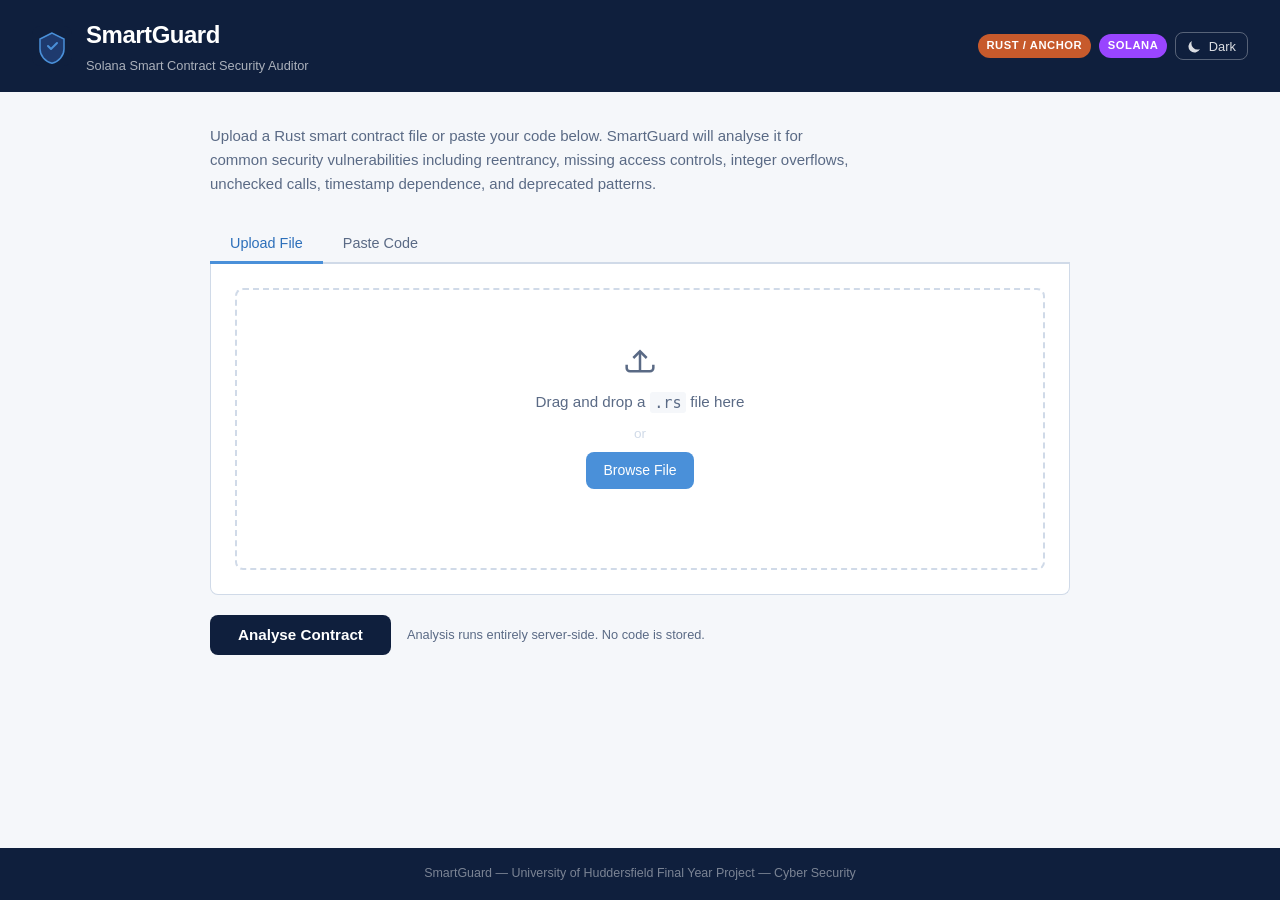
<file: templates/index.html>
<!DOCTYPE html>
<html lang="en" data-theme="light">
<head>
    <meta charset="UTF-8" />
    <meta name="viewport" content="width=device-width, initial-scale=1.0" />
    <title>SmartGuard - Solana Smart Contract Security Auditor</title>
    <link rel="stylesheet" href="/static/style.css" />
</head>
<body>
    <div class="page-wrapper">
        <header class="site-header">
            <div class="logo-area">
                <svg class="logo-icon" viewBox="0 0 40 40" fill="none" xmlns="http://www.w3.org/2000/svg">
                    <rect width="40" height="40" rx="8" fill="#0f1f3d"/>
                    <path d="M20 7L8 13v10c0 6.6 5.1 12.8 12 14.3 6.9-1.5 12-7.7 12-14.3V13L20 7z" fill="#1e3a6e" stroke="#4a90d9" stroke-width="1.5"/>
                    <path d="M16 20l3 3 6-6" stroke="#4a90d9" stroke-width="2" stroke-linecap="round" stroke-linejoin="round"/>
                </svg>
                <div>
                    <h1 class="site-title">SmartGuard</h1>
                    <p class="site-subtitle">Solana Smart Contract Security Auditor</p>
                </div>
            </div>
            <div class="header-meta">
                <span class="badge badge-rust">Rust / Anchor</span>
                <span class="badge badge-solana">Solana</span>
                <button class="theme-toggle" id="theme-toggle" aria-label="Toggle dark mode">
                    <svg id="theme-icon" viewBox="0 0 20 20" width="15" height="15" fill="currentColor">
                        <path d="M17.293 13.293A8 8 0 016.707 2.707a8.001 8.001 0 1010.586 10.586z"/>
                    </svg>
                    <span id="theme-label">Dark</span>
                </button>
            </div>
        </header>

        <main class="main-content">
            <section class="intro-section">
                <p class="intro-text">
                    Upload a Rust smart contract file or paste your code below.
                    SmartGuard will analyse it for common security vulnerabilities
                    including reentrancy, missing access controls, integer overflows,
                    unchecked calls, timestamp dependence, and deprecated patterns.
                </p>
            </section>

            <div id="error-banner" class="error-banner hidden" role="alert"></div>

            <form id="analyse-form" novalidate>
                <div class="input-tabs">
                    <button type="button" class="tab-btn active" data-tab="upload">Upload File</button>
                    <button type="button" class="tab-btn" data-tab="paste">Paste Code</button>
                </div>

                <!-- Upload panel -->
                <div class="tab-panel" id="tab-upload">
                    <div class="drop-zone" id="drop-zone">
                        <svg class="drop-icon" viewBox="0 0 24 24" fill="none" stroke="currentColor" stroke-width="1.5">
                            <path d="M4 16v2a2 2 0 002 2h12a2 2 0 002-2v-2"/>
                            <polyline points="16 12 12 8 8 12"/>
                            <line x1="12" y1="8" x2="12" y2="20"/>
                        </svg>
                        <p class="drop-label">Drag and drop a <code>.rs</code> file here</p>
                        <p class="drop-or">or</p>
                        <label class="file-select-btn" for="file-input">Browse File</label>
                        <input type="file" id="file-input" accept=".rs" class="hidden-file-input" />
                        <p class="file-name" id="file-name-label"></p>
                    </div>
                </div>

                <!-- Paste panel -->
                <div class="tab-panel hidden" id="tab-paste">
                    <textarea
                        id="code-input"
                        class="code-textarea"
                        placeholder="// Paste your Rust smart contract code here..."
                        spellcheck="false"
                        autocomplete="off"
                    ></textarea>
                </div>

                <div class="form-footer">
                    <button type="submit" class="analyse-btn" id="analyse-btn">
                        <span class="btn-text">Analyse Contract</span>
                        <span class="btn-spinner hidden" id="btn-spinner"></span>
                    </button>
                    <p class="form-note">
                        Analysis runs entirely server-side. No code is stored.
                    </p>
                </div>
            </form>

            
        </main>

        <footer class="site-footer">
            <p>SmartGuard &mdash; University of Huddersfield Final Year Project &mdash; Cyber Security</p>
        </footer>
    </div>

    <script src="/static/script.js"></script>
</body>
</html>
</file>
<file: static/style.css>
*, *::before, *::after {
    box-sizing: border-box;
    margin: 0;
    padding: 0;
}

:root {
    --navy: #0f1f3d;
    --navy-mid: #1e3a6e;
    --navy-light: #2a4f8a;
    --accent: #4a90d9;
    --accent-dark: #2c6fba;
    --white: #ffffff;
    --off-white: #f5f7fa;
    --text: #0f1f3d;
    --text-muted: #5a6a85;
    --border: #d0dae8;

    --sev-critical: #c0392b;
    --sev-critical-bg: #fdf0ee;
    --sev-critical-border: #e8a89e;

    --sev-high: #e67e22;
    --sev-high-bg: #fef6ed;
    --sev-high-border: #f0c89a;

    --sev-medium: #d4ac0d;
    --sev-medium-bg: #fefcec;
    --sev-medium-border: #ede08a;

    --sev-low: #2980b9;
    --sev-low-bg: #edf4fb;
    --sev-low-border: #aacde8;

    --radius: 8px;
    --shadow: 0 2px 12px rgba(15, 31, 61, 0.08);
    --shadow-card: 0 4px 20px rgba(15, 31, 61, 0.1);
}

[data-theme="dark"] {
    --navy: #1a2744;
    --navy-mid: #243558;
    --navy-light: #2e4470;
    --accent: #5ba3e8;
    --accent-dark: #4a90d9;
    --white: #1e2535;
    --off-white: #151c2b;
    --text: #e2e8f4;
    --text-muted: #8a9bbf;
    --border: #2e3f5c;

    --sev-critical-bg: #2d1a18;
    --sev-critical-border: #7a2c24;

    --sev-high-bg: #2d2010;
    --sev-high-border: #7a4c10;

    --sev-medium-bg: #28240a;
    --sev-medium-border: #6e5c0a;

    --sev-low-bg: #0f2030;
    --sev-low-border: #1a4a6e;

    --shadow: 0 2px 12px rgba(0, 0, 0, 0.3);
    --shadow-card: 0 4px 20px rgba(0, 0, 0, 0.4);
}

[data-theme="dark"] .site-title,
[data-theme="dark"] .analyse-btn {
    color: #ffffff;
}

[data-theme="dark"] .how-it-works h2,
[data-theme="dark"] .check-card h3,
[data-theme="dark"] .finding-type,
[data-theme="dark"] .summary-card.total .summary-count {
    color: var(--text);
}

[data-theme="dark"] .sev-badge.sev-medium {
    color: #f0c820;
}

[data-theme="dark"] .check-card.medium .check-sev,
[data-theme="dark"] .summary-card.medium .summary-count {
    color: #f0c820;
}

[data-theme="dark"] .vulnerable-block .code-block-header { background: #2d1a18; }
[data-theme="dark"] .secure-block .code-block-header { background: #0f2a18; }

[data-theme="dark"] .drop-zone.dragover { background: #1a2f45; }

.theme-toggle {
    background: none;
    border: 1px solid rgba(255,255,255,0.3);
    color: rgba(255,255,255,0.85);
    border-radius: var(--radius);
    padding: 0.35rem 0.7rem;
    cursor: pointer;
    font-size: 0.8rem;
    display: flex;
    align-items: center;
    gap: 0.4rem;
    transition: background 0.15s, color 0.15s;
    white-space: nowrap;
}

.theme-toggle:hover {
    background: rgba(255,255,255,0.1);
    color: #fff;
}

.theme-toggle svg {
    flex-shrink: 0;
}

body {
    font-family: -apple-system, BlinkMacSystemFont, 'Segoe UI', Roboto, 'Helvetica Neue', Arial, sans-serif;
    background: var(--off-white);
    color: var(--text);
    line-height: 1.6;
    font-size: 15px;
}

.page-wrapper {
    min-height: 100vh;
    display: flex;
    flex-direction: column;
}

.main-content {
    max-width: 900px;
    width: 100%;
    margin: 0 auto;
    padding: 2rem 1.25rem 4rem;
    flex: 1;
}

.site-header {
    background: var(--navy);
    color: var(--white);
    padding: 1rem 2rem;
    display: flex;
    align-items: center;
    justify-content: space-between;
    flex-wrap: wrap;
    gap: 0.75rem;
}

.logo-area {
    display: flex;
    align-items: center;
    gap: 0.875rem;
}

.logo-icon {
    width: 40px;
    height: 40px;
    flex-shrink: 0;
}

.site-title {
    font-size: 1.5rem;
    font-weight: 700;
    letter-spacing: -0.02em;
    color: var(--white);
}

.site-subtitle {
    font-size: 0.8rem;
    color: rgba(255,255,255,0.65);
    margin-top: 0.1rem;
}

.header-meta {
    display: flex;
    gap: 0.5rem;
    align-items: center;
    flex-wrap: wrap;
}

.badge {
    font-size: 0.7rem;
    font-weight: 600;
    padding: 0.2rem 0.55rem;
    border-radius: 99px;
    text-transform: uppercase;
    letter-spacing: 0.05em;
}

.badge-rust { background: #c75a2c; color: #fff; }
.badge-solana { background: #9945ff; color: #fff; }

.back-link {
    color: rgba(255,255,255,0.8);
    text-decoration: none;
    font-size: 0.875rem;
    border: 1px solid rgba(255,255,255,0.3);
    padding: 0.4rem 0.9rem;
    border-radius: var(--radius);
    transition: background 0.15s, color 0.15s;
}

.back-link:hover {
    background: rgba(255,255,255,0.1);
    color: #fff;
}

.site-footer {
    background: var(--navy);
    color: rgba(255,255,255,0.45);
    text-align: center;
    padding: 1rem;
    font-size: 0.78rem;
}

.intro-section {
    margin-bottom: 1.75rem;
}

.intro-text {
    color: var(--text-muted);
    max-width: 640px;
}

.error-banner {
    background: var(--sev-critical-bg);
    border: 1px solid var(--sev-critical-border);
    color: var(--sev-critical);
    border-radius: var(--radius);
    padding: 0.75rem 1rem;
    margin-bottom: 1rem;
    font-size: 0.9rem;
}

.hidden {
    display: none !important;
}

.input-tabs {
    display: flex;
    gap: 0;
    border-bottom: 2px solid var(--border);
    margin-bottom: 0;
}

.tab-btn {
    background: none;
    border: none;
    padding: 0.65rem 1.25rem;
    font-size: 0.9rem;
    color: var(--text-muted);
    cursor: pointer;
    border-bottom: 3px solid transparent;
    margin-bottom: -2px;
    transition: color 0.15s, border-color 0.15s;
    font-weight: 500;
}

.tab-btn.active {
    color: var(--accent-dark);
    border-bottom-color: var(--accent);
}

.tab-btn:hover:not(.active) {
    color: var(--text);
}

.tab-panel {
    background: var(--white);
    border: 1px solid var(--border);
    border-top: none;
    border-radius: 0 0 var(--radius) var(--radius);
    padding: 1.5rem;
}

.drop-zone {
    border: 2px dashed var(--border);
    border-radius: var(--radius);
    padding: 3rem 1.5rem;
    text-align: center;
    transition: border-color 0.2s, background 0.2s;
    cursor: pointer;
}

.drop-zone.dragover {
    border-color: var(--accent);
    background: #edf4fb;
}

.drop-icon {
    width: 40px;
    height: 40px;
    color: var(--text-muted);
    margin: 0 auto 0.75rem;
    display: block;
}

.drop-label {
    color: var(--text-muted);
    font-size: 0.95rem;
    margin-bottom: 0.4rem;
}

.drop-label code {
    font-family: monospace;
    background: var(--off-white);
    padding: 0.1em 0.3em;
    border-radius: 3px;
}

.drop-or {
    color: var(--border);
    font-size: 0.85rem;
    margin: 0.5rem 0;
}

.file-select-btn {
    display: inline-block;
    background: var(--accent);
    color: #fff;
    padding: 0.45rem 1.1rem;
    border-radius: var(--radius);
    font-size: 0.875rem;
    cursor: pointer;
    transition: background 0.15s;
    font-weight: 500;
}

.file-select-btn:hover {
    background: var(--accent-dark);
}

.hidden-file-input {
    display: none;
}

.file-name {
    margin-top: 0.75rem;
    font-size: 0.85rem;
    color: var(--accent-dark);
    font-weight: 500;
    min-height: 1.2rem;
}

.code-textarea {
    width: 100%;
    height: 320px;
    font-family: 'Consolas', 'Monaco', 'Courier New', monospace;
    font-size: 0.85rem;
    line-height: 1.55;
    border: none;
    outline: none;
    resize: vertical;
    color: var(--text);
    background: transparent;
    padding: 0;
}

.form-footer {
    margin-top: 1.25rem;
    display: flex;
    align-items: center;
    gap: 1rem;
    flex-wrap: wrap;
}

.analyse-btn {
    display: inline-flex;
    align-items: center;
    gap: 0.5rem;
    background: var(--navy);
    color: var(--white);
    border: none;
    padding: 0.7rem 1.75rem;
    border-radius: var(--radius);
    font-size: 0.95rem;
    font-weight: 600;
    cursor: pointer;
    transition: background 0.15s;
    text-decoration: none;
}

.analyse-btn:hover {
    background: var(--navy-mid);
}

.analyse-btn:disabled {
    opacity: 0.6;
    cursor: not-allowed;
}

.btn-spinner {
    width: 16px;
    height: 16px;
    border: 2px solid rgba(255,255,255,0.35);
    border-top-color: #fff;
    border-radius: 50%;
    animation: spin 0.7s linear infinite;
}

@keyframes spin {
    to { transform: rotate(360deg); }
}

.form-note {
    font-size: 0.8rem;
    color: var(--text-muted);
}

.how-it-works {
    margin-top: 3rem;
}

.how-it-works h2 {
    font-size: 1.15rem;
    margin-bottom: 1rem;
    color: var(--navy);
}

.checks-grid {
    display: grid;
    grid-template-columns: repeat(auto-fill, minmax(250px, 1fr));
    gap: 0.875rem;
}

.check-card {
    background: var(--white);
    border-radius: var(--radius);
    padding: 1rem 1.1rem;
    border-left: 4px solid;
    box-shadow: var(--shadow);
}

.check-card.critical { border-color: var(--sev-critical); }
.check-card.high { border-color: var(--sev-high); }
.check-card.medium { border-color: var(--sev-medium); }
.check-card.low { border-color: var(--sev-low); }

.check-sev {
    font-size: 0.65rem;
    font-weight: 700;
    letter-spacing: 0.08em;
    text-transform: uppercase;
    display: block;
    margin-bottom: 0.3rem;
}

.check-card.critical .check-sev { color: var(--sev-critical); }
.check-card.high .check-sev { color: var(--sev-high); }
.check-card.medium .check-sev { color: var(--sev-medium); }
.check-card.low .check-sev { color: var(--sev-low); }

.check-card h3 {
    font-size: 0.95rem;
    margin-bottom: 0.3rem;
    color: var(--navy);
}

.check-card p {
    font-size: 0.83rem;
    color: var(--text-muted);
}

.summary-bar {
    display: flex;
    gap: 0.75rem;
    flex-wrap: wrap;
    margin-bottom: 1.75rem;
}

.summary-card {
    flex: 1;
    min-width: 100px;
    background: var(--white);
    border-radius: var(--radius);
    padding: 1rem;
    text-align: center;
    box-shadow: var(--shadow);
    border-top: 3px solid;
}

.summary-card.total { border-color: var(--navy); }
.summary-card.critical { border-color: var(--sev-critical); }
.summary-card.high { border-color: var(--sev-high); }
.summary-card.medium { border-color: var(--sev-medium); }
.summary-card.low { border-color: var(--sev-low); }

.summary-count {
    font-size: 2rem;
    font-weight: 700;
    display: block;
    line-height: 1;
    color: var(--navy);
}

.summary-card.critical .summary-count { color: var(--sev-critical); }
.summary-card.high .summary-count { color: var(--sev-high); }
.summary-card.medium .summary-count { color: var(--sev-medium); }
.summary-card.low .summary-count { color: var(--sev-low); }

.summary-label {
    font-size: 0.75rem;
    color: var(--text-muted);
    text-transform: uppercase;
    letter-spacing: 0.07em;
    margin-top: 0.25rem;
    display: block;
}

.filter-bar {
    display: flex;
    align-items: center;
    gap: 0.5rem;
    flex-wrap: wrap;
    margin-bottom: 1.25rem;
}

.filter-label {
    font-size: 0.85rem;
    color: var(--text-muted);
}

.filter-btn {
    background: var(--white);
    border: 1px solid var(--border);
    color: var(--text-muted);
    padding: 0.3rem 0.8rem;
    border-radius: 99px;
    font-size: 0.8rem;
    cursor: pointer;
    transition: all 0.15s;
    font-weight: 500;
}

.filter-btn:hover {
    border-color: var(--accent);
    color: var(--accent-dark);
}

.filter-btn.active {
    background: var(--navy);
    color: #fff;
    border-color: var(--navy);
}

.findings-list {
    display: flex;
    flex-direction: column;
    gap: 1.25rem;
}

.finding-card {
    background: var(--white);
    border-radius: var(--radius);
    box-shadow: var(--shadow-card);
    overflow: hidden;
    border-left: 5px solid;
}

.finding-card[data-severity="CRITICAL"] { border-color: var(--sev-critical); }
.finding-card[data-severity="HIGH"] { border-color: var(--sev-high); }
.finding-card[data-severity="MEDIUM"] { border-color: var(--sev-medium); }
.finding-card[data-severity="LOW"] { border-color: var(--sev-low); }

.finding-header {
    padding: 1rem 1.25rem 0.75rem;
    border-bottom: 1px solid var(--border);
    display: flex;
    align-items: flex-start;
    justify-content: space-between;
    flex-wrap: wrap;
    gap: 0.5rem;
}

.finding-title-row {
    display: flex;
    align-items: center;
    gap: 0.65rem;
    flex-wrap: wrap;
}

.sev-badge {
    font-size: 0.68rem;
    font-weight: 700;
    letter-spacing: 0.08em;
    text-transform: uppercase;
    padding: 0.2rem 0.55rem;
    border-radius: 4px;
    flex-shrink: 0;
}

.sev-badge.sev-critical { background: var(--sev-critical-bg); color: var(--sev-critical); border: 1px solid var(--sev-critical-border); }
.sev-badge.sev-high { background: var(--sev-high-bg); color: var(--sev-high); border: 1px solid var(--sev-high-border); }
.sev-badge.sev-medium { background: var(--sev-medium-bg); color: var(--sev-medium); border: 1px solid var(--sev-medium-border); }
.sev-badge.sev-low { background: var(--sev-low-bg); color: var(--sev-low); border: 1px solid var(--sev-low-border); }

.finding-type {
    font-size: 1rem;
    font-weight: 700;
    color: var(--navy);
}

.finding-meta {
    display: flex;
    gap: 0.75rem;
    align-items: center;
    flex-wrap: wrap;
}

.meta-item {
    font-size: 0.8rem;
    color: var(--text-muted);
    display: flex;
    align-items: center;
    gap: 0.3rem;
}

.finding-body {
    padding: 1.25rem;
}

.finding-section {
    margin-bottom: 1rem;
}

.finding-section h3 {
    font-size: 0.78rem;
    text-transform: uppercase;
    letter-spacing: 0.07em;
    color: var(--text-muted);
    margin-bottom: 0.3rem;
}

.finding-section p {
    font-size: 0.9rem;
    color: var(--text);
    line-height: 1.6;
}

.code-comparison {
    display: grid;
    grid-template-columns: 1fr 1fr;
    gap: 0.75rem;
    margin-top: 1.25rem;
}

@media (max-width: 640px) {
    .code-comparison {
        grid-template-columns: 1fr;
    }
}

.code-block {
    border-radius: var(--radius);
    overflow: hidden;
    border: 1px solid var(--border);
}

.code-block-header {
    padding: 0.4rem 0.75rem;
    font-size: 0.75rem;
    font-weight: 600;
    text-transform: uppercase;
    letter-spacing: 0.05em;
}

.vulnerable-block .code-block-header { background: #fdf0ee; }
.secure-block .code-block-header { background: #edf9f1; }

.vuln-label { color: var(--sev-critical); }
.secure-label { color: #27ae60; }

.code-block pre {
    margin: 0;
    padding: 0.75rem;
    overflow-x: auto;
    background: #1e1e2e;
    font-size: 0.8rem;
    line-height: 1.55;
}

.code-block code {
    font-family: 'Consolas', 'Monaco', 'Courier New', monospace;
    color: #cdd6f4;
    white-space: pre;
}

.no-findings {
    text-align: center;
    padding: 4rem 1rem;
}

.no-findings svg {
    margin: 0 auto 1rem;
    display: block;
}

.no-findings h2 {
    font-size: 1.3rem;
    margin-bottom: 0.5rem;
    color: #27ae60;
}

.no-findings p {
    color: var(--text-muted);
    max-width: 500px;
    margin: 0 auto;
}

.results-footer {
    margin-top: 2.5rem;
    text-align: center;
}

.disclaimer {
    margin-top: 1rem;
    font-size: 0.8rem;
    color: var(--text-muted);
    max-width: 540px;
    margin-inline: auto;
}
</file>
